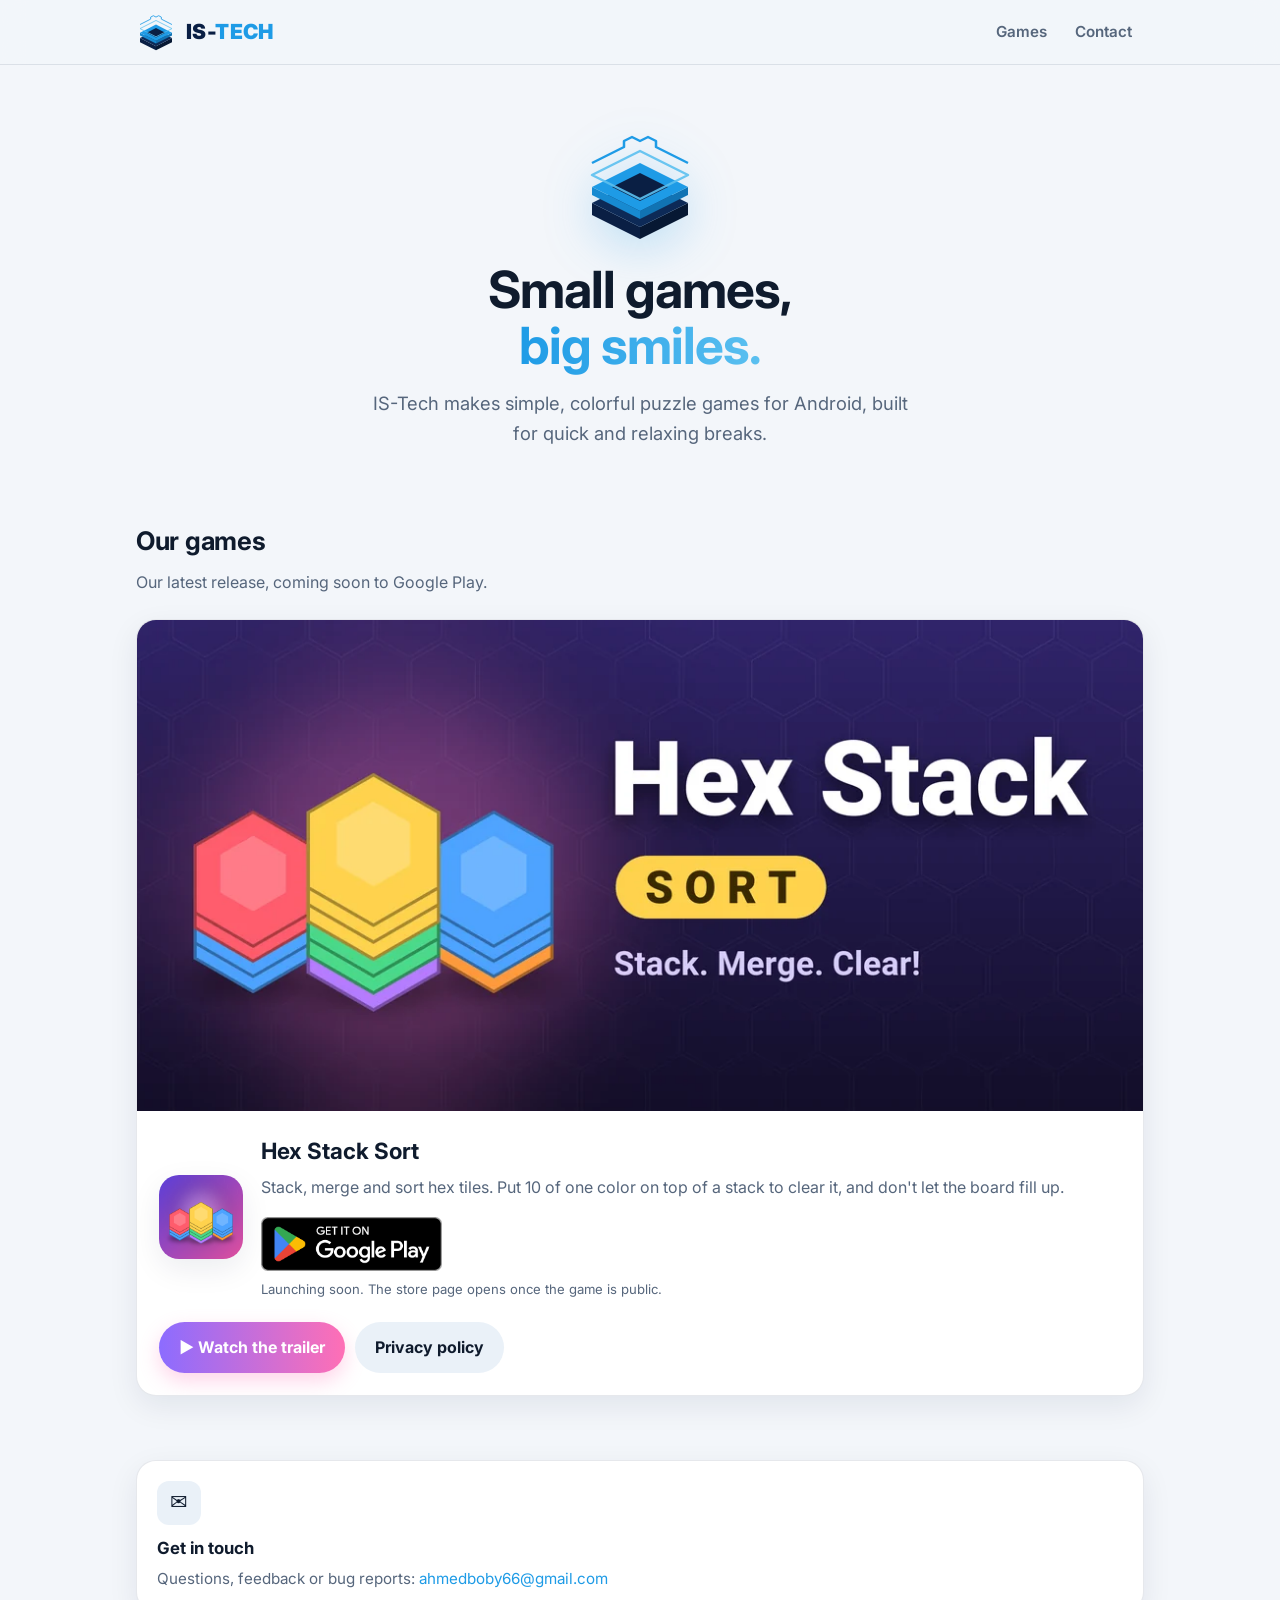
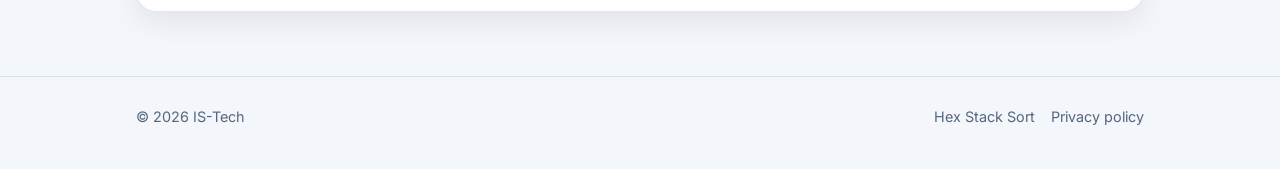
<file: index.html>
<!doctype html>
<html lang="en">
<head>
  <meta charset="utf-8">
  <meta name="viewport" content="width=device-width, initial-scale=1">
  <title>IS-Tech Games</title>
  <meta name="description" content="IS-Tech makes simple, colorful mobile puzzle games. Meet Hex Stack Sort.">
  <meta name="theme-color" content="#0a1f44">
  <link rel="icon" href="assets/istech-mark.svg" type="image/svg+xml">
  <link rel="preconnect" href="https://fonts.googleapis.com">
  <link rel="preconnect" href="https://fonts.gstatic.com" crossorigin>
  <link href="https://fonts.googleapis.com/css2?family=Inter:wght@400;600;700;800;900&display=swap" rel="stylesheet">
  <link rel="stylesheet" href="assets/style.css">
</head>
<body>
  <header class="site-header">
    <div class="wrap">
      <a class="brand" href="/">
        <img src="assets/istech-mark.svg" alt="">
        <span class="wordmark"><span class="is">IS-</span><span class="tech">TECH</span></span>
      </a>
      <nav class="nav" aria-label="Main">
        <a href="#games">Games</a>
        <a href="#contact">Contact</a>
      </nav>
    </div>
  </header>

  <main>
    <section class="hero">
      <div class="wrap">
        <img class="logo-big" src="assets/istech-mark.svg" alt="IS-Tech logo">
        <h1>Small games,<br><span class="accent">big smiles.</span></h1>
        <p>IS-Tech makes simple, colorful puzzle games for Android, built for quick and relaxing breaks.</p>
      </div>
    </section>

    <section id="games">
      <div class="wrap">
        <h2 class="section-title">Our games</h2>
        <p class="section-sub">Our latest release, coming soon to Google Play.</p>

        <article class="card game-feature">
          <a href="hex-stack-sort/"><img class="banner" src="assets/hex-stack-sort-banner.webp" alt="Hex Stack Sort: Stack. Merge. Clear!" width="1024" height="500"></a>
          <div class="body">
            <img class="app-icon" src="assets/hex-stack-sort-icon.png" alt="Hex Stack Sort app icon" width="84" height="84">
            <div class="info">
              <h3>Hex Stack Sort</h3>
              <p>Stack, merge and sort hex tiles. Put 10 of one color on top of a stack to clear it, and don't let the board fill up.</p>
              <div class="store-row">
                <a class="play-badge" href="https://play.google.com/store/apps/details?id=com.istech.hexstacksort" rel="noopener">
                  <img src="assets/google-play-badge.png" alt="Get it on Google Play" width="564" height="168">
                </a>
                <span class="store-note">Launching soon. The store page opens once the game is public.</span>
              </div>
            </div>
          </div>
          <div class="body" style="padding-top:0">
            <div class="actions" style="margin-top:0">
              <a class="btn game" href="hex-stack-sort/">&#9654; Watch the trailer</a>
              <a class="btn secondary" href="hex-stack-sort/privacy.html">Privacy policy</a>
            </div>
          </div>
        </article>
      </div>
    </section>

    <section id="contact">
      <div class="wrap">
        <div class="card tile">
          <div class="ico">&#9993;</div>
          <h4>Get in touch</h4>
          <p>Questions, feedback or bug reports: <a href="mailto:ahmedboby66@gmail.com">ahmedboby66@gmail.com</a></p>
        </div>
      </div>
    </section>
  </main>

  <footer class="site-footer">
    <div class="wrap">
      <span>&copy; 2026 IS-Tech</span>
      <nav aria-label="Footer">
        <a href="hex-stack-sort/">Hex Stack Sort</a>
        <a href="hex-stack-sort/privacy.html">Privacy policy</a>
      </nav>
    </div>
  </footer>
</body>
</html>
</file>
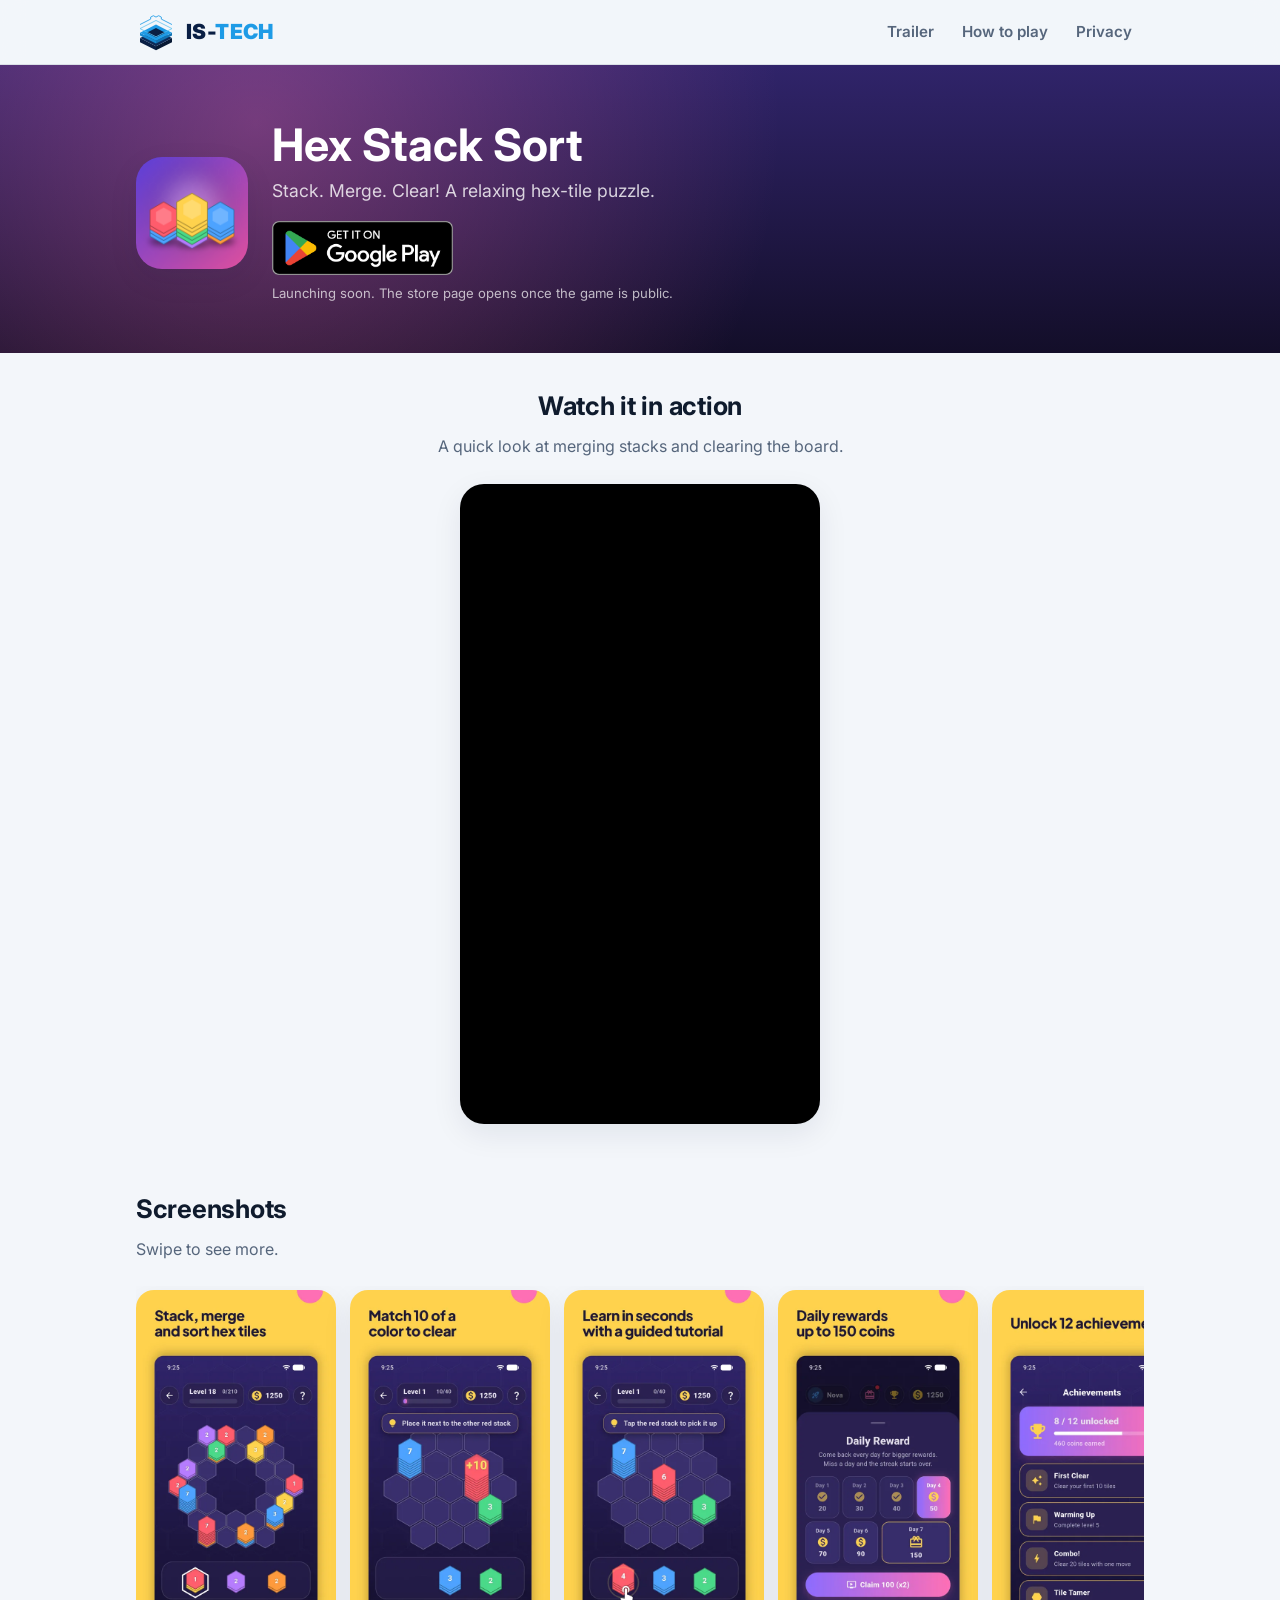
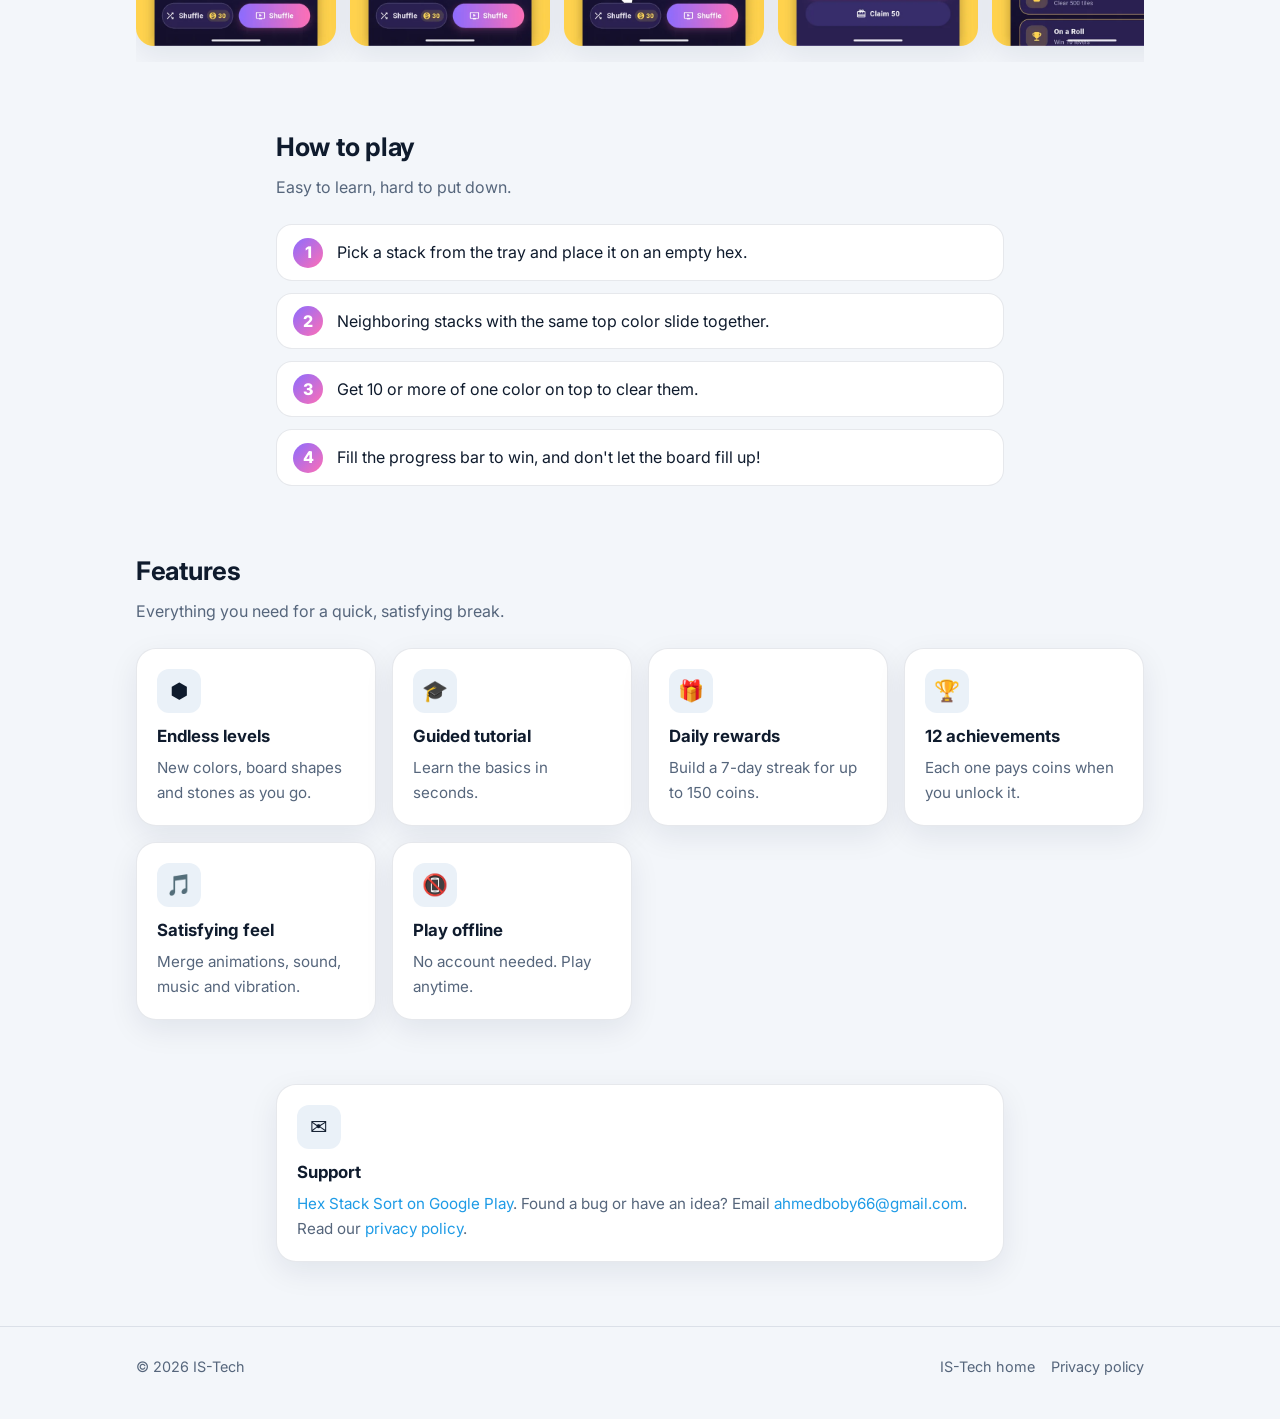
<file: hex-stack-sort/index.html>
<!doctype html>
<html lang="en">
<head>
  <meta charset="utf-8">
  <meta name="viewport" content="width=device-width, initial-scale=1">
  <title>Hex Stack Sort</title>
  <meta name="description" content="Hex Stack Sort: stack, merge and sort hex tiles in a relaxing puzzle game by IS-Tech.">
  <meta name="theme-color" content="#30246a">
  <link rel="icon" href="../assets/hex-stack-sort-icon.png">
  <link rel="preconnect" href="https://fonts.googleapis.com">
  <link rel="preconnect" href="https://fonts.gstatic.com" crossorigin>
  <link href="https://fonts.googleapis.com/css2?family=Inter:wght@400;600;700;800;900&display=swap" rel="stylesheet">
  <link rel="stylesheet" href="../assets/style.css">
</head>
<body>
  <header class="site-header">
    <div class="wrap">
      <a class="brand" href="/">
        <img src="../assets/istech-mark.svg" alt="">
        <span class="wordmark"><span class="is">IS-</span><span class="tech">TECH</span></span>
      </a>
      <nav class="nav" aria-label="Main">
        <a href="#trailer">Trailer</a>
        <a class="wide-only" href="#how">How to play</a>
        <a href="privacy.html">Privacy</a>
      </nav>
    </div>
  </header>

  <main>
    <div class="game-hero">
      <div class="wrap">
        <img class="app-icon" src="../assets/hex-stack-sort-icon.png" alt="Hex Stack Sort app icon" width="112" height="112">
        <div>
          <h1>Hex Stack Sort</h1>
          <p>Stack. Merge. Clear! A relaxing hex-tile puzzle.</p>
          <div class="store-row">
            <a class="play-badge" href="https://play.google.com/store/apps/details?id=com.istech.hexstacksort" rel="noopener">
              <img src="../assets/google-play-badge.png" alt="Get it on Google Play" width="564" height="168">
            </a>
            <span class="store-note">Launching soon. The store page opens once the game is public.</span>
          </div>
        </div>
      </div>
    </div>

    <section id="trailer">
      <div class="wrap">
        <h2 class="section-title" style="text-align:center">Watch it in action</h2>
        <p class="section-sub" style="text-align:center">A quick look at merging stacks and clearing the board.</p>
        <div class="trailer">
          <div class="video-frame">
            <iframe src="https://www.youtube-nocookie.com/embed/-WKUBjSC1A4?rel=0&amp;modestbranding=1&amp;playsinline=1"
                    title="Hex Stack Sort gameplay video"
                    loading="lazy"
                    allow="accelerometer; autoplay; clipboard-write; encrypted-media; gyroscope; picture-in-picture; web-share"
                    referrerpolicy="strict-origin-when-cross-origin"
                    allowfullscreen></iframe>
          </div>
        </div>
      </div>
    </section>

    <section id="screens">
      <div class="wrap">
        <h2 class="section-title">Screenshots</h2>
        <p class="section-sub">Swipe to see more.</p>
        <div class="shots">
          <img src="../assets/shots/01-gameplay.webp" alt="Gameplay on a ring-shaped board" loading="lazy" width="540" height="960">
          <img src="../assets/shots/02-clear.webp" alt="Clearing 10 tiles of one color" loading="lazy" width="540" height="960">
          <img src="../assets/shots/03-tutorial.webp" alt="Guided tutorial" loading="lazy" width="540" height="960">
          <img src="../assets/shots/04-daily.webp" alt="Daily rewards" loading="lazy" width="540" height="960">
          <img src="../assets/shots/05-achievements.webp" alt="Achievements" loading="lazy" width="540" height="960">
          <img src="../assets/shots/06-home.webp" alt="Home screen" loading="lazy" width="540" height="960">
        </div>
      </div>
    </section>

    <section id="how">
      <div class="wrap narrow">
        <h2 class="section-title">How to play</h2>
        <p class="section-sub">Easy to learn, hard to put down.</p>
        <ol class="steps">
          <li>Pick a stack from the tray and place it on an empty hex.</li>
          <li>Neighboring stacks with the same top color slide together.</li>
          <li>Get 10 or more of one color on top to clear them.</li>
          <li>Fill the progress bar to win, and don't let the board fill up!</li>
        </ol>
      </div>
    </section>

    <section id="features">
      <div class="wrap">
        <h2 class="section-title">Features</h2>
        <p class="section-sub">Everything you need for a quick, satisfying break.</p>
        <div class="grid">
          <div class="card tile"><div class="ico">&#11042;</div><h4>Endless levels</h4><p>New colors, board shapes and stones as you go.</p></div>
          <div class="card tile"><div class="ico">&#127891;</div><h4>Guided tutorial</h4><p>Learn the basics in seconds.</p></div>
          <div class="card tile"><div class="ico">&#127873;</div><h4>Daily rewards</h4><p>Build a 7-day streak for up to 150 coins.</p></div>
          <div class="card tile"><div class="ico">&#127942;</div><h4>12 achievements</h4><p>Each one pays coins when you unlock it.</p></div>
          <div class="card tile"><div class="ico">&#127925;</div><h4>Satisfying feel</h4><p>Merge animations, sound, music and vibration.</p></div>
          <div class="card tile"><div class="ico">&#128245;</div><h4>Play offline</h4><p>No account needed. Play anytime.</p></div>
        </div>
      </div>
    </section>

    <section id="support">
      <div class="wrap narrow">
        <div class="card tile">
          <div class="ico">&#9993;</div>
          <h4>Support</h4>
          <p><a href="https://play.google.com/store/apps/details?id=com.istech.hexstacksort" rel="noopener">Hex Stack Sort on Google Play</a>.
            Found a bug or have an idea? Email <a href="mailto:ahmedboby66@gmail.com">ahmedboby66@gmail.com</a>.
            Read our <a href="privacy.html">privacy policy</a>.</p>
        </div>
      </div>
    </section>
  </main>

  <footer class="site-footer">
    <div class="wrap">
      <span>&copy; 2026 IS-Tech</span>
      <nav aria-label="Footer">
        <a href="/">IS-Tech home</a>
        <a href="privacy.html">Privacy policy</a>
      </nav>
    </div>
  </footer>
</body>
</html>
</file>
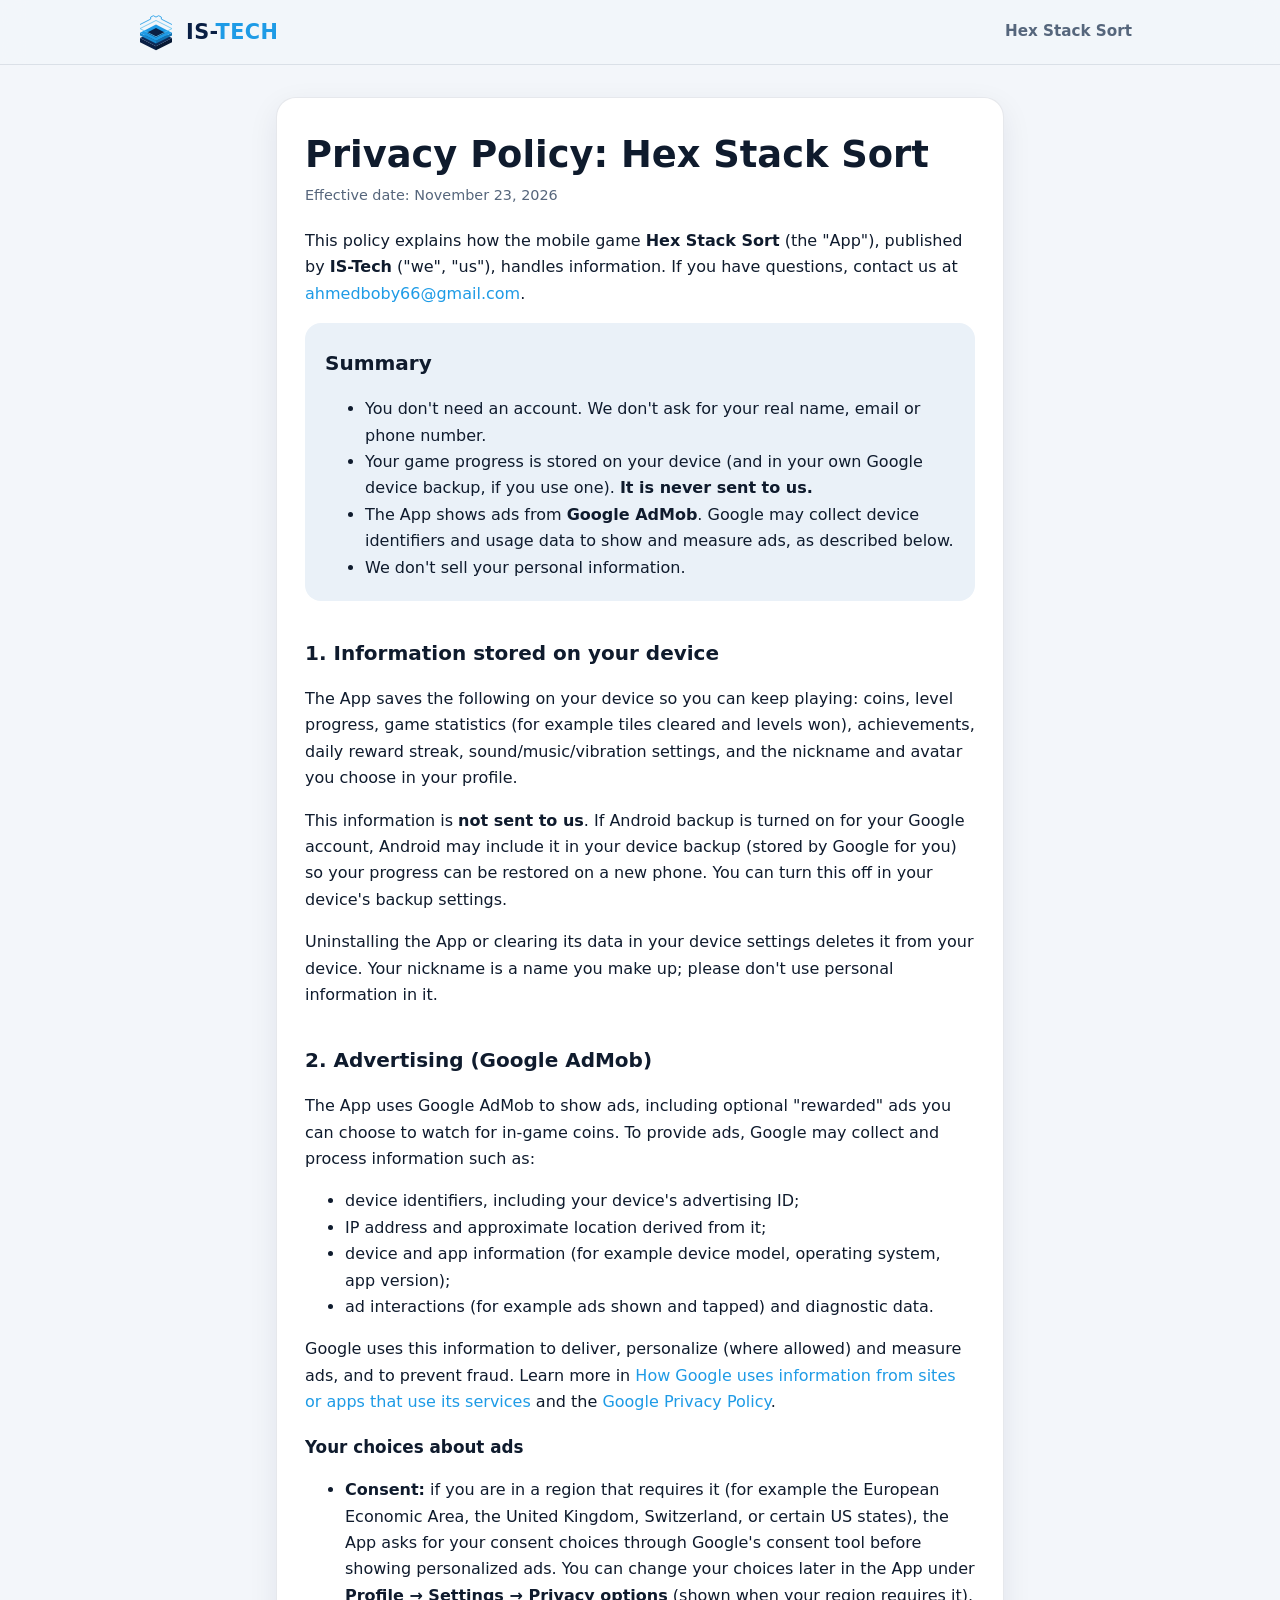
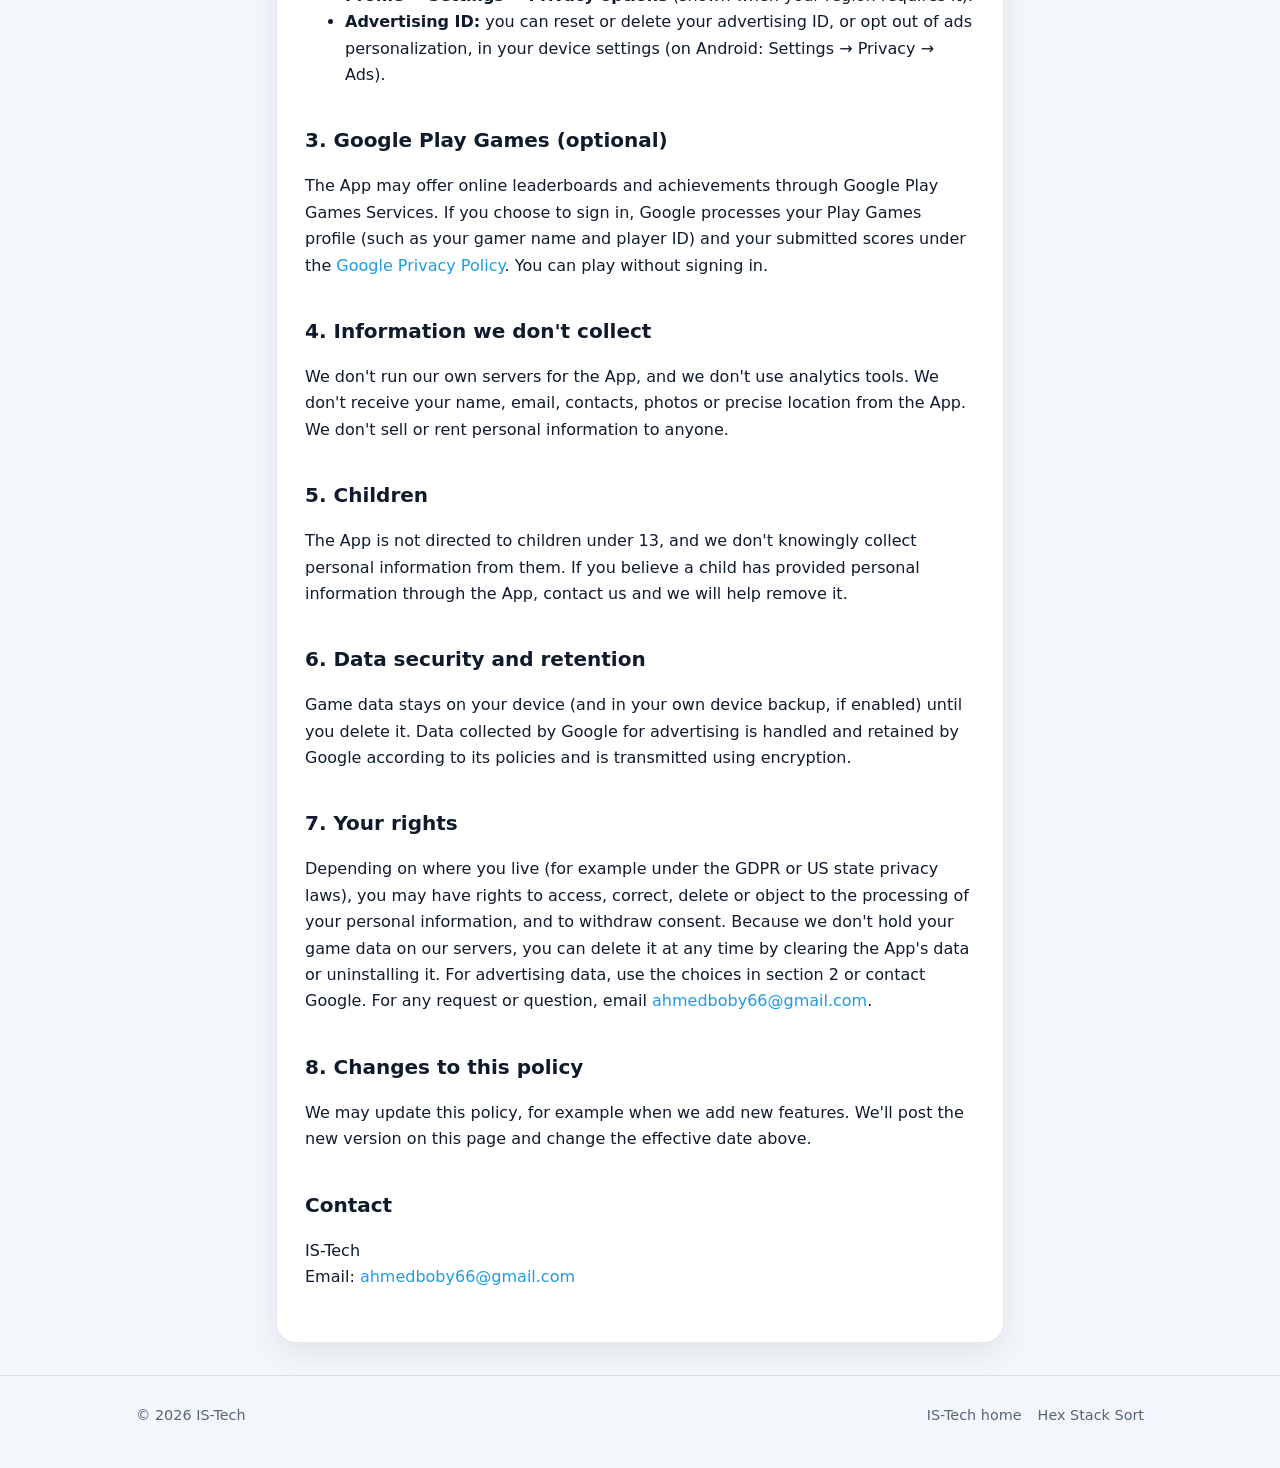
<file: hex-stack-sort/privacy.html>
<!doctype html>
<html lang="en">
<head>
  <meta charset="utf-8">
  <meta name="viewport" content="width=device-width, initial-scale=1">
  <title>Hex Stack Sort Privacy Policy</title>
  <meta name="description" content="Privacy policy for the Hex Stack Sort mobile game by IS-Tech.">
  <meta name="theme-color" content="#0a1f44">
  <link rel="icon" href="../assets/istech-mark.svg" type="image/svg+xml">
  <!-- Intentionally no third-party resources (fonts, video) on this page. -->
  <link rel="stylesheet" href="../assets/style.css">
</head>
<body>
  <header class="site-header">
    <div class="wrap">
      <a class="brand" href="/">
        <img src="../assets/istech-mark.svg" alt="">
        <span class="wordmark"><span class="is">IS-</span><span class="tech">TECH</span></span>
      </a>
      <nav class="nav" aria-label="Main">
        <a href="./">Hex Stack Sort</a>
      </nav>
    </div>
  </header>

  <main class="wrap narrow">
    <article class="card doc">
      <h1>Privacy Policy: Hex Stack Sort</h1>
      <p class="meta">Effective date: November 23, 2026</p>

      <p>This policy explains how the mobile game <strong>Hex Stack Sort</strong> (the "App"),
        published by <strong>IS-Tech</strong> ("we", "us"), handles information. If you have
        questions, contact us at <a href="mailto:ahmedboby66@gmail.com">ahmedboby66@gmail.com</a>.</p>

      <div class="summary">
        <h2>Summary</h2>
        <ul>
          <li>You don't need an account. We don't ask for your real name, email or phone number.</li>
          <li>Your game progress is stored on your device (and in your own Google device backup,
            if you use one). <strong>It is never sent to us.</strong></li>
          <li>The App shows ads from <strong>Google AdMob</strong>. Google may collect device
            identifiers and usage data to show and measure ads, as described below.</li>
          <li>We don't sell your personal information.</li>
        </ul>
      </div>

      <h2>1. Information stored on your device</h2>
      <p>The App saves the following on your device so you can keep playing:
        coins, level progress, game statistics (for example tiles cleared and levels won),
        achievements, daily reward streak, sound/music/vibration settings, and the
        nickname and avatar you choose in your profile.</p>
      <p>This information is <strong>not sent to us</strong>. If Android backup is turned on
        for your Google account, Android may include it in your device backup (stored by Google
        for you) so your progress can be restored on a new phone. You can turn this off in your
        device's backup settings.</p>
      <p>Uninstalling the App or clearing its data in your device settings deletes it from your
        device. Your nickname is a name you make up; please don't use personal information in it.</p>

      <h2>2. Advertising (Google AdMob)</h2>
      <p>The App uses Google AdMob to show ads, including optional "rewarded" ads you can
        choose to watch for in-game coins. To provide ads, Google may collect and process
        information such as:</p>
      <ul>
        <li>device identifiers, including your device's advertising ID;</li>
        <li>IP address and approximate location derived from it;</li>
        <li>device and app information (for example device model, operating system, app version);</li>
        <li>ad interactions (for example ads shown and tapped) and diagnostic data.</li>
      </ul>
      <p>Google uses this information to deliver, personalize (where allowed) and measure ads,
        and to prevent fraud. Learn more in
        <a href="https://policies.google.com/technologies/partner-sites">How Google uses information from sites or apps that use its services</a>
        and the <a href="https://policies.google.com/privacy">Google Privacy Policy</a>.</p>

      <h3>Your choices about ads</h3>
      <ul>
        <li><strong>Consent:</strong> if you are in a region that requires it (for example the
          European Economic Area, the United Kingdom, Switzerland, or certain US states), the App
          asks for your consent choices through Google's consent tool before showing personalized ads.
          You can change your choices later in the App under <strong>Profile &rarr; Settings &rarr;
          Privacy options</strong> (shown when your region requires it).</li>
        <li><strong>Advertising ID:</strong> you can reset or delete your advertising ID, or opt out
          of ads personalization, in your device settings (on Android: Settings &rarr; Privacy &rarr; Ads).</li>
      </ul>

      <h2>3. Google Play Games (optional)</h2>
      <p>The App may offer online leaderboards and achievements through Google Play Games Services.
        If you choose to sign in, Google processes your Play Games profile (such as your gamer name
        and player ID) and your submitted scores under the
        <a href="https://policies.google.com/privacy">Google Privacy Policy</a>. You can play without signing in.</p>

      <h2>4. Information we don't collect</h2>
      <p>We don't run our own servers for the App, and we don't use analytics tools. We don't
        receive your name, email, contacts, photos or precise location from the App.
        We don't sell or rent personal information to anyone.</p>

      <h2>5. Children</h2>
      <p>The App is not directed to children under 13, and we don't knowingly collect personal
        information from them. If you believe a child has provided personal information through
        the App, contact us and we will help remove it.</p>

      <h2>6. Data security and retention</h2>
      <p>Game data stays on your device (and in your own device backup, if enabled) until you
        delete it. Data collected by Google for
        advertising is handled and retained by Google according to its policies and is
        transmitted using encryption.</p>

      <h2>7. Your rights</h2>
      <p>Depending on where you live (for example under the GDPR or US state privacy laws),
        you may have rights to access, correct, delete or object to the processing of your
        personal information, and to withdraw consent. Because we don't hold your game data on
        our servers, you can delete it at any time by clearing the App's data or uninstalling it.
        For advertising data, use the choices in section 2 or contact Google. For any request
        or question, email <a href="mailto:ahmedboby66@gmail.com">ahmedboby66@gmail.com</a>.</p>

      <h2>8. Changes to this policy</h2>
      <p>We may update this policy, for example when we add new features. We'll post the new
        version on this page and change the effective date above.</p>

      <h2>Contact</h2>
      <p>IS-Tech<br>Email: <a href="mailto:ahmedboby66@gmail.com">ahmedboby66@gmail.com</a></p>
    </article>
  </main>

  <footer class="site-footer">
    <div class="wrap">
      <span>&copy; 2026 IS-Tech</span>
      <nav aria-label="Footer">
        <a href="/">IS-Tech home</a>
        <a href="./">Hex Stack Sort</a>
      </nav>
    </div>
  </footer>
</body>
</html>
</file>
<file: assets/style.css>
/* IS-Tech site. Brand colors from the IS-Tech logo (navy + sky blue);
   the Hex Stack Sort page adds the game's purple/pink accents. */
:root {
  --navy: #0a1f44;
  --navy-2: #0d2a57;
  --blue: #1e9be6;
  --sky: #5bc0f0;
  --bg: #f3f6fa;
  --surface: #ffffff;
  --surface-2: #eaf1f8;
  --text: #0f1b2d;
  --muted: #56667c;
  --line: rgba(10, 31, 68, 0.1);
  --shadow: 0 10px 30px rgba(10, 31, 68, 0.08);
  --game-1: #8c6cff;
  --game-2: #ff6fb5;
  --gold: #ffd24d;
  --radius: 20px;
}

@media (prefers-color-scheme: dark) {
  :root {
    --bg: #0a1222;
    --surface: #111c31;
    --surface-2: #16243d;
    --text: #e8eef7;
    --muted: #9fb0c6;
    --line: rgba(255, 255, 255, 0.09);
    --shadow: 0 10px 30px rgba(0, 0, 0, 0.35);
  }
}

* { box-sizing: border-box; }
html { -webkit-text-size-adjust: 100%; scroll-behavior: smooth; }

body {
  margin: 0;
  font-family: "Inter", system-ui, -apple-system, "Segoe UI", Roboto, sans-serif;
  line-height: 1.65;
  color: var(--text);
  background: var(--bg);
}

/* height:auto so width/height attributes only reserve the aspect ratio
   (otherwise the attribute height wins and images get cropped). */
img { max-width: 100%; height: auto; display: block; }
a { color: var(--blue); text-decoration: none; }
a:hover { text-decoration: underline; }

.wrap { max-width: 1040px; margin: 0 auto; padding: 0 16px; }
.narrow { max-width: 760px; }

/* ---------- Header ---------- */
.site-header {
  position: sticky; top: 0; z-index: 10;
  background: color-mix(in srgb, var(--bg) 85%, transparent);
  backdrop-filter: saturate(160%) blur(12px);
  border-bottom: 1px solid var(--line);
}
.site-header .wrap {
  display: flex; align-items: center; justify-content: space-between;
  height: 64px; gap: 12px;
}
.brand { display: flex; align-items: center; gap: 10px; color: var(--text); }
.brand:hover { text-decoration: none; }
.brand img { width: 40px; height: auto; }
.wordmark { font-weight: 900; font-size: 1.3rem; letter-spacing: 0.02em; white-space: nowrap; }
.wordmark .is { color: var(--navy); }
.wordmark .tech { color: var(--blue); }
@media (prefers-color-scheme: dark) { .wordmark .is { color: #e8eef7; } }
.nav { display: flex; gap: 4px; }
.nav a {
  color: var(--muted); font-weight: 600; font-size: 0.95rem;
  padding: 8px 12px; border-radius: 999px;
}
.nav a:hover { color: var(--text); background: var(--surface-2); text-decoration: none; }
.nav a { white-space: nowrap; }
@media (max-width: 480px) {
  .brand img { width: 32px; }
  .wordmark { font-size: 1.1rem; }
  .nav a { padding: 8px 8px; font-size: 0.88rem; }
  .nav .wide-only { display: none; }
}

/* ---------- Hero ---------- */
.hero { padding: 64px 0 40px; text-align: center; }
.hero .logo-big { width: 120px; margin: 0 auto 20px; filter: drop-shadow(0 12px 24px rgba(30,155,230,0.25)); }
.hero h1 { font-size: clamp(2rem, 6vw, 3.2rem); line-height: 1.1; margin: 0 0 14px; letter-spacing: -0.02em; }
.hero h1 .accent {
  background: linear-gradient(90deg, var(--blue), var(--sky));
  -webkit-background-clip: text; background-clip: text; color: transparent;
}
.hero p { color: var(--muted); font-size: 1.15rem; max-width: 560px; margin: 0 auto; }

/* ---------- Sections & cards ---------- */
section { padding: 32px 0; }
.section-title { font-size: 1.6rem; margin: 0 0 6px; letter-spacing: -0.01em; }
.section-sub { color: var(--muted); margin: 0 0 24px; }

.card {
  background: var(--surface);
  border: 1px solid var(--line);
  border-radius: var(--radius);
  box-shadow: var(--shadow);
}

.game-feature { overflow: hidden; }
.game-feature .banner { width: 100%; aspect-ratio: 1024 / 500; object-fit: cover; }
.game-feature .body {
  display: flex; gap: 18px; align-items: center; flex-wrap: wrap; padding: 22px;
}
.app-icon { width: 84px; height: 84px; border-radius: 20px; box-shadow: var(--shadow); }
.game-feature .info { flex: 1 1 260px; }
.game-feature h3 { margin: 0 0 4px; font-size: 1.4rem; }
.game-feature p { margin: 0; color: var(--muted); }

.badge {
  display: inline-flex; align-items: center; gap: 6px;
  font-size: 0.8rem; font-weight: 700; letter-spacing: 0.02em;
  padding: 4px 10px; border-radius: 999px;
  background: var(--surface-2); color: var(--muted);
}
.badge .dot { width: 8px; height: 8px; border-radius: 50%; background: var(--gold); }

.actions { display: flex; flex-wrap: wrap; gap: 10px; margin-top: 16px; }

/* Official Google Play badge. */
.play-badge { display: inline-block; line-height: 0; border-radius: 10px; }
.play-badge img { height: 54px; width: auto; }
.play-badge:hover { filter: brightness(1.1); }
.store-note { display: block; margin-top: 8px; font-size: 0.82rem; color: var(--muted); }
.game-hero .store-note { color: rgba(255, 255, 255, 0.7); }
.store-row { display: flex; flex-direction: column; align-items: flex-start; margin-top: 16px; }
.btn {
  display: inline-flex; align-items: center; gap: 8px;
  padding: 12px 20px; border-radius: 999px; font-weight: 700;
  color: #fff; background: linear-gradient(90deg, var(--blue), var(--sky));
  box-shadow: 0 8px 20px rgba(30, 155, 230, 0.3);
}
.btn:hover { text-decoration: none; filter: brightness(1.05); }
.btn.secondary { background: var(--surface-2); color: var(--text); box-shadow: none; }
.btn.game { background: linear-gradient(90deg, var(--game-1), var(--game-2)); box-shadow: 0 8px 20px rgba(255, 111, 181, 0.3); }

.grid { display: grid; gap: 16px; grid-template-columns: repeat(auto-fit, minmax(220px, 1fr)); }
@media (max-width: 520px) {
  .grid { grid-template-columns: 1fr 1fr; gap: 12px; }
  .grid .tile { padding: 16px; }
}
.tile { padding: 20px; }
.tile .ico {
  width: 44px; height: 44px; border-radius: 12px; display: grid; place-items: center;
  font-size: 1.3rem; background: var(--surface-2); margin-bottom: 10px;
}
.tile h4 { margin: 0 0 4px; font-size: 1.05rem; }
.tile p { margin: 0; color: var(--muted); font-size: 0.95rem; }

/* ---------- Game page ---------- */
.game-hero {
  color: #fff; padding: 56px 0 48px;
  background:
    radial-gradient(circle at 20% 20%, rgba(255, 111, 181, 0.35), transparent 50%),
    linear-gradient(180deg, #30246a, #130e29);
}
.game-hero .wrap { display: flex; gap: 24px; align-items: center; flex-wrap: wrap; }
.game-hero .app-icon { width: 112px; height: 112px; border-radius: 26px; }
.game-hero h1 { margin: 0 0 6px; font-size: clamp(2rem, 6vw, 2.8rem); line-height: 1.1; }
.game-hero p { margin: 0; color: rgba(255, 255, 255, 0.8); font-size: 1.1rem; }
.game-hero .badge { background: rgba(255, 255, 255, 0.14); color: #fff; margin-top: 12px; }

.trailer { display: flex; justify-content: center; }
.video-frame {
  width: min(100%, 360px); aspect-ratio: 9 / 16;
  border-radius: 24px; overflow: hidden; background: #000; box-shadow: var(--shadow);
}
.video-frame iframe { width: 100%; height: 100%; border: 0; display: block; }

.shots {
  display: flex; gap: 14px; overflow-x: auto; scroll-snap-type: x mandatory;
  padding: 4px 2px 16px; -webkit-overflow-scrolling: touch;
}
.shots img {
  flex: 0 0 auto; width: 200px; aspect-ratio: 9 / 16; object-fit: cover;
  border-radius: 18px; scroll-snap-align: start; box-shadow: var(--shadow);
}

.steps { counter-reset: step; list-style: none; padding: 0; margin: 0; display: grid; gap: 12px; }
.steps li {
  counter-increment: step; position: relative; padding: 14px 16px 14px 60px;
  background: var(--surface); border: 1px solid var(--line); border-radius: 16px;
}
.steps li::before {
  content: counter(step); position: absolute; left: 16px; top: 50%; transform: translateY(-50%);
  width: 30px; height: 30px; border-radius: 50%; display: grid; place-items: center;
  font-weight: 800; color: #fff; background: linear-gradient(135deg, var(--game-1), var(--game-2));
}

/* ---------- Legal / article ---------- */
.doc { padding: 36px 28px; margin: 32px 0; }
.doc h1 { font-size: clamp(1.7rem, 5vw, 2.3rem); line-height: 1.15; margin: 0 0 8px; }
.doc h2 { font-size: 1.25rem; margin: 30px 0 8px; padding-top: 6px; }
.doc h3 { font-size: 1.05rem; margin: 18px 0 6px; }
.doc p, .doc li { color: var(--text); }
.doc .meta { color: var(--muted); font-size: 0.9rem; margin: 0 0 20px; }
.doc .summary { background: var(--surface-2); border-radius: 16px; padding: 4px 20px 4px 20px; }
.doc .summary h2 { margin-top: 14px; }
@media (max-width: 520px) { .doc { padding: 24px 18px; } }

/* ---------- Footer ---------- */
.site-footer { border-top: 1px solid var(--line); margin-top: 32px; padding: 28px 0 40px; color: var(--muted); font-size: 0.9rem; }
.site-footer .wrap { display: flex; flex-wrap: wrap; gap: 12px; justify-content: space-between; align-items: center; }
.site-footer nav { display: flex; gap: 16px; flex-wrap: wrap; }
.site-footer a { color: var(--muted); }
</file>
